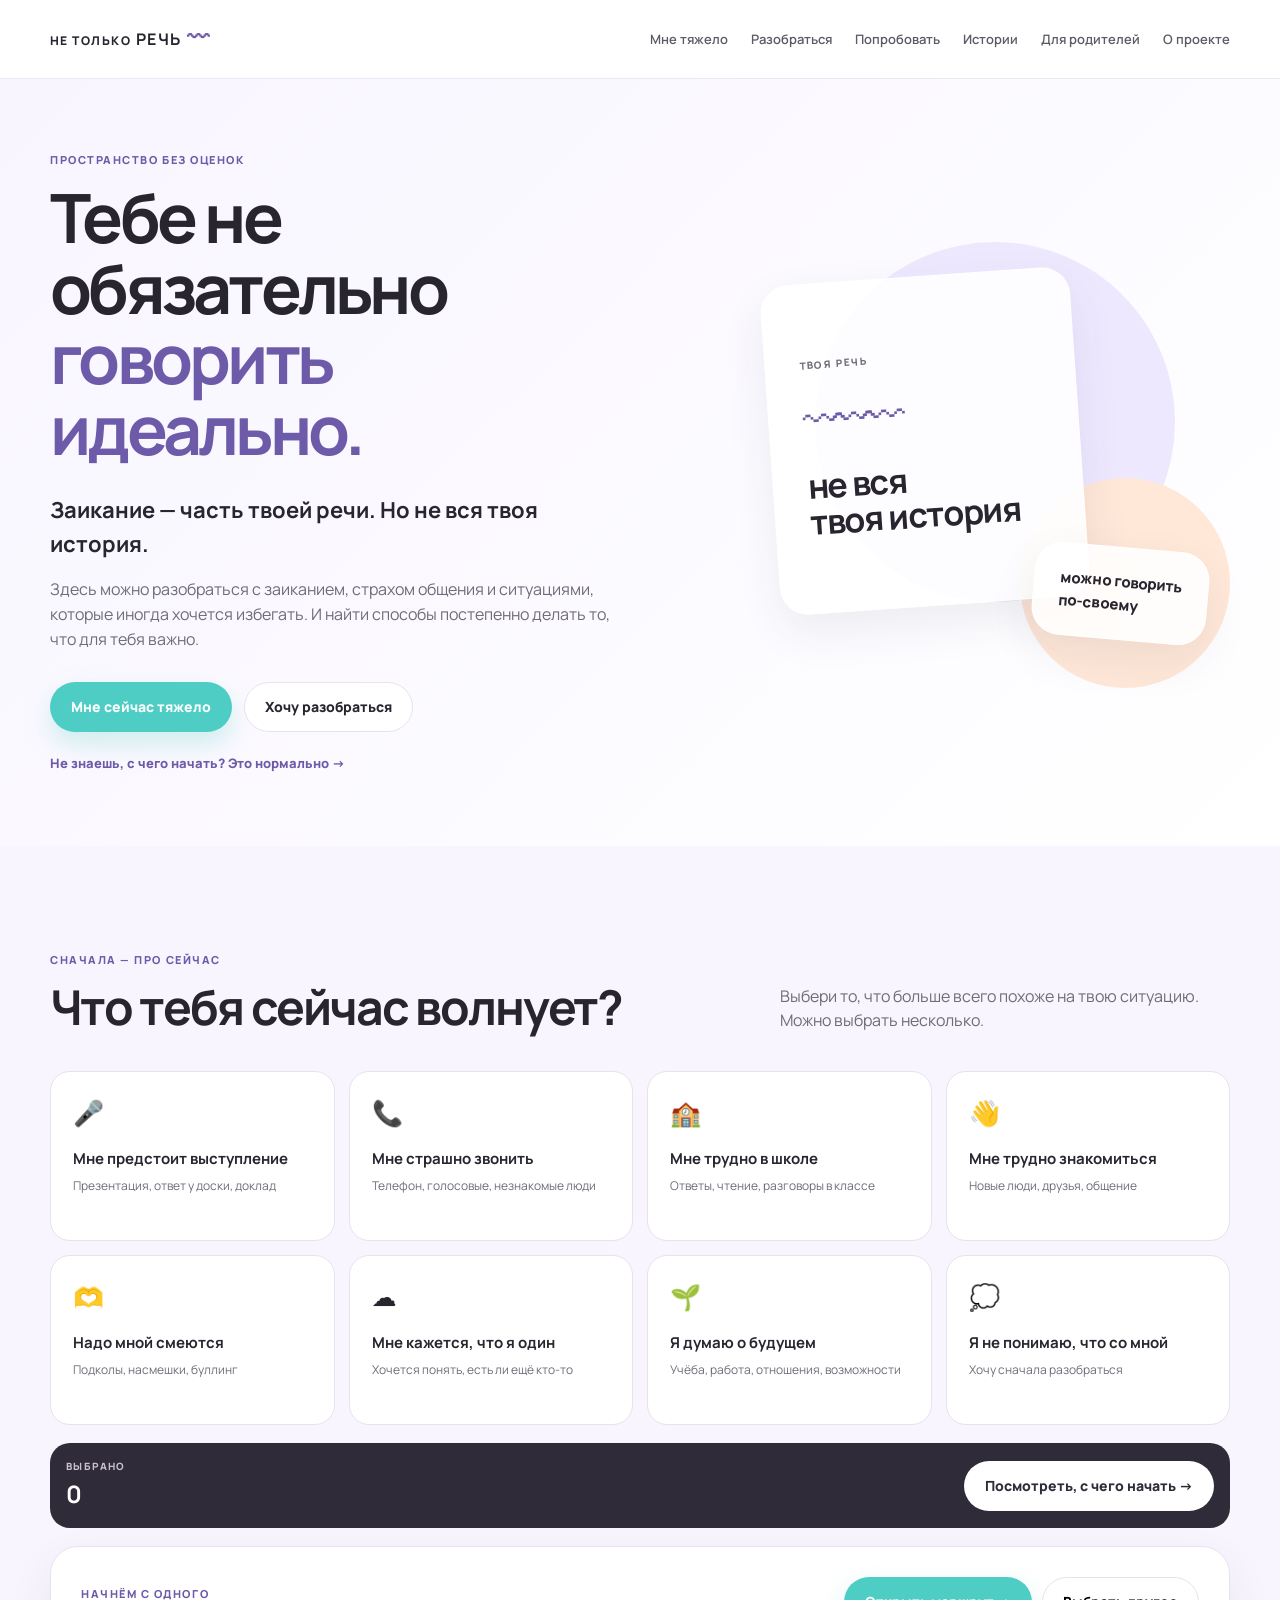
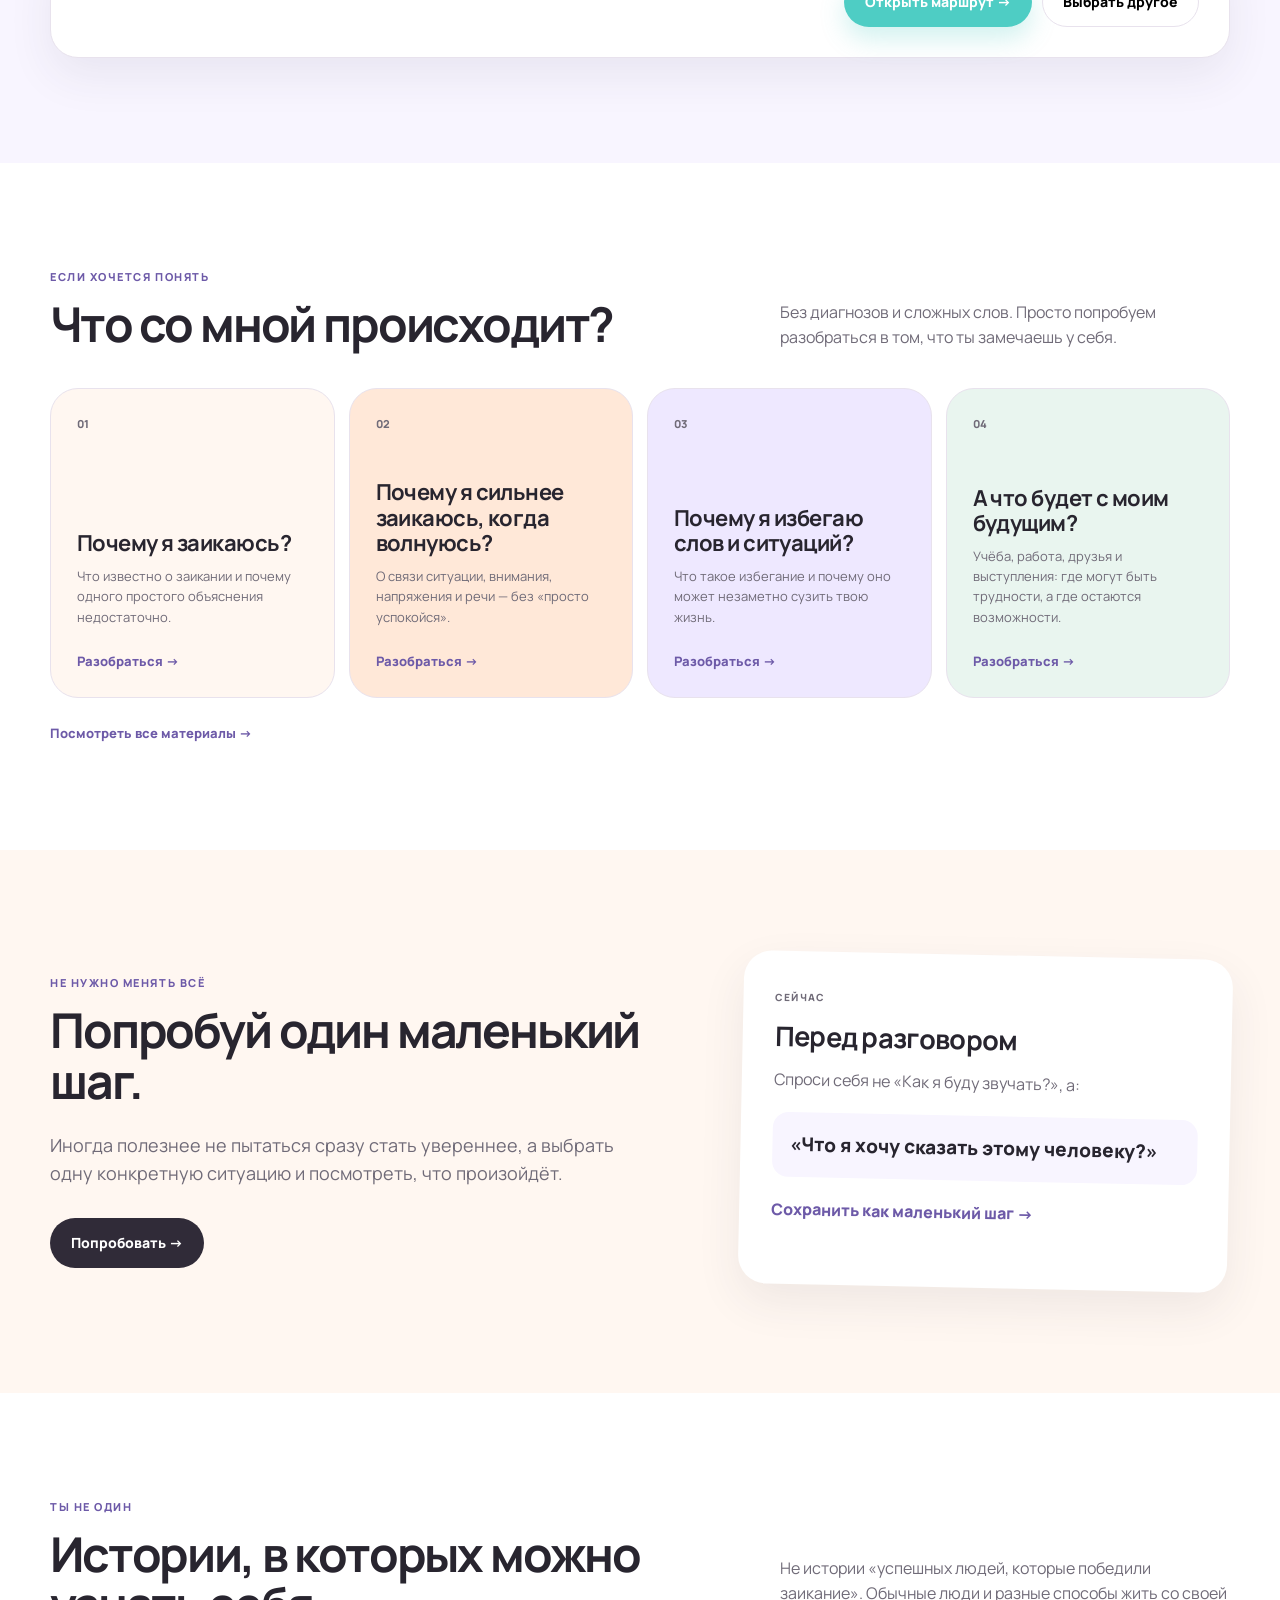
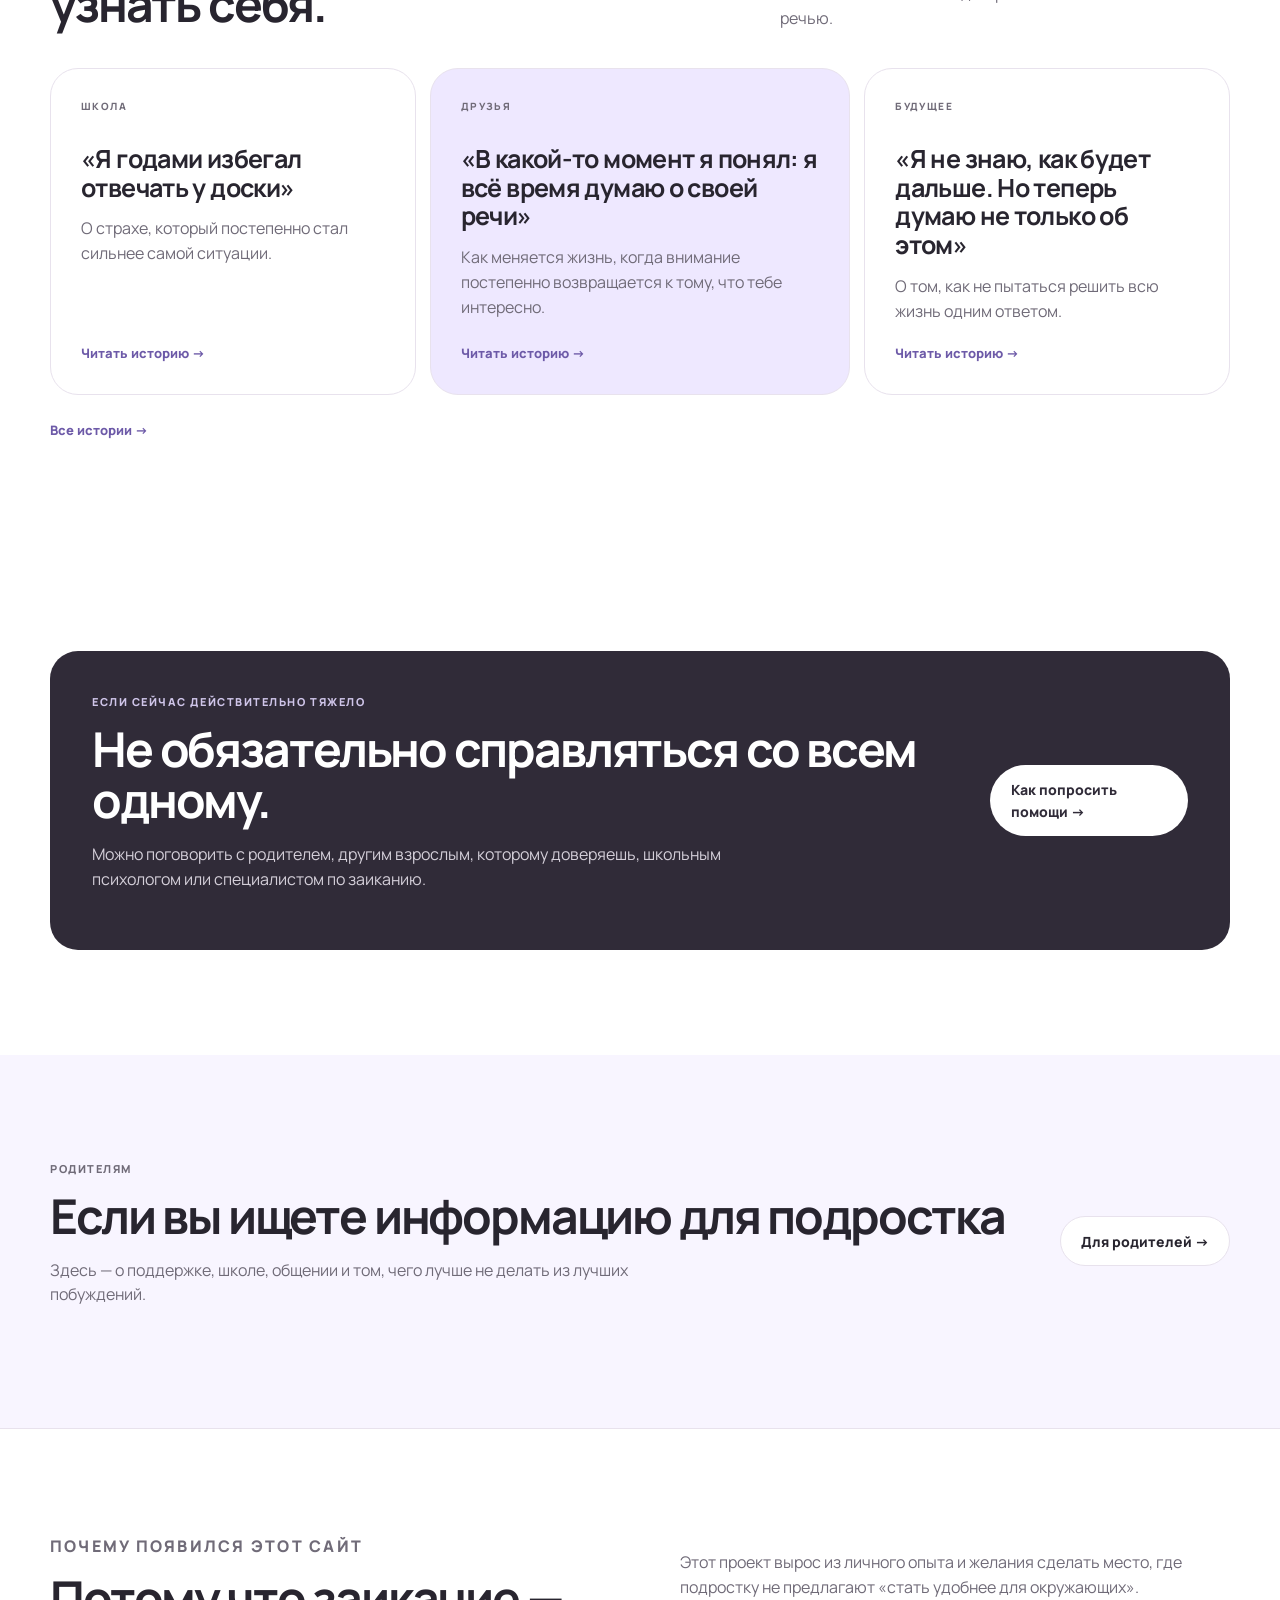
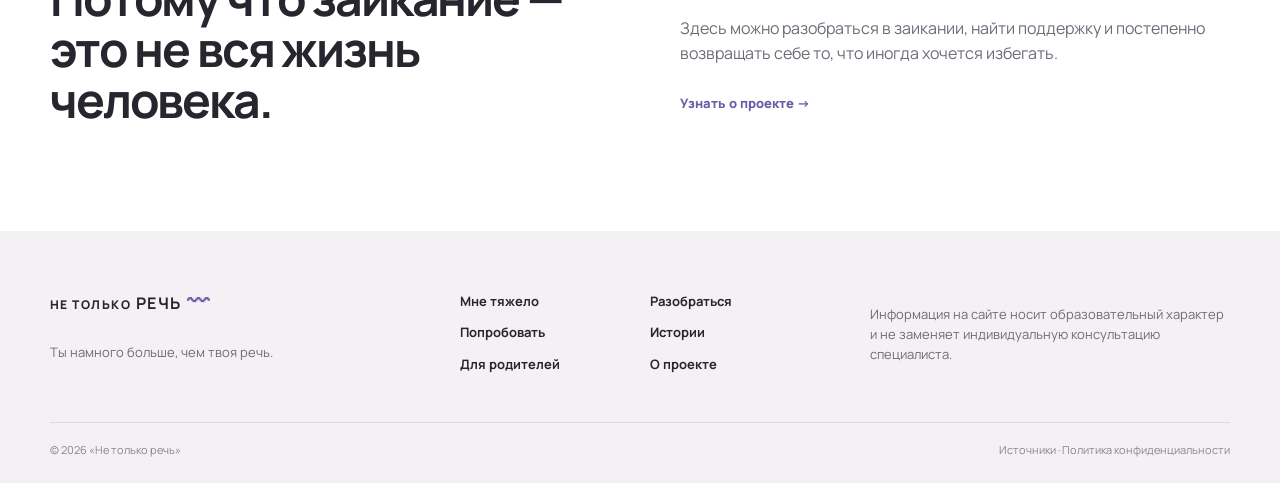
<file: index.html>
<!doctype html>
<html lang="ru">
<head>
  <meta charset="UTF-8" />
  <meta name="viewport" content="width=device-width, initial-scale=1.0" />
  <meta name="description" content="Не только речь — поддержка и практические материалы для подростков, которые заикаются." />
  <title>Не только речь</title>
  <link rel="preconnect" href="https://fonts.googleapis.com">
  <link rel="preconnect" href="https://fonts.gstatic.com" crossorigin>
  <link href="https://fonts.googleapis.com/css2?family=Manrope:wght@400;500;600;700;800&display=swap" rel="stylesheet">
  <link rel="stylesheet" href="styles.css" />
</head>
<body>
  <a class="skip-link" href="#main">Перейти к содержанию</a>

  <header class="site-header">
    <div class="container header-inner">
      <a class="logo" href="#top" aria-label="Не только речь — на главную">
        <span>НЕ ТОЛЬКО</span>
        <strong>РЕЧЬ</strong><i aria-hidden="true">〰</i>
      </a>

      <button class="menu-toggle" type="button" aria-expanded="false" aria-controls="main-nav">
        <span></span><span></span><span></span>
        <span class="sr-only">Открыть меню</span>
      </button>

      <nav id="main-nav" class="main-nav" aria-label="Основная навигация">
        <a href="difficult.html">Мне тяжело</a>
        <a href="#understand">Разобраться</a>
        <a href="#try">Попробовать</a>
        <a href="#stories">Истории</a>
        <a href="#parents">Для родителей</a>
        <a href="#about">О проекте</a>
      </nav>
    </div>
  </header>

  <main id="main">
    <section id="top" class="hero">
      <div class="container hero-grid">
        <div class="hero-copy">
          <p class="eyebrow">ПРОСТРАНСТВО БЕЗ ОЦЕНОК</p>
          <h1>Тебе не обязательно<br><span>говорить идеально.</span></h1>
          <p class="hero-lead">Заикание — часть твоей речи. Но не вся твоя история.</p>
          <p class="hero-text">Здесь можно разобраться с заиканием, страхом общения и ситуациями, которые иногда хочется избегать. И найти способы постепенно делать то, что для тебя важно.</p>

          <div class="hero-actions">
            <a class="btn btn-primary" href="difficult.html">Мне сейчас тяжело</a>
            <a class="btn btn-secondary" href="#understand">Хочу разобраться</a>
          </div>
          <a class="quiet-link" href="difficult.html">Не знаешь, с чего начать? Это нормально →</a>
        </div>

        <div class="hero-art" aria-hidden="true">
          <div class="blob blob-one"></div>
          <div class="blob blob-two"></div>
          <div class="hero-card hero-card-main">
            <span class="mini-label">ТВОЯ РЕЧЬ</span>
            <span class="wave">〰〰〰</span>
            <strong>не вся<br>твоя история</strong>
          </div>
          <div class="hero-card hero-card-note">можно говорить<br>по-своему</div>
        </div>
      </div>
    </section>

    <section id="difficult" class="section section-soft">
      <div class="container">
        <div class="section-heading">
          <div>
            <p class="eyebrow">СНАЧАЛА — ПРО СЕЙЧАС</p>
            <h2>Что тебя сейчас волнует?</h2>
          </div>
          <p>Выбери то, что больше всего похоже на твою ситуацию. Можно выбрать несколько.</p>
        </div>

        <div id="situation-grid" class="situation-grid">
          <button class="situation-card" data-id="presentation" type="button">
            <span class="card-icon">🎤</span><strong>Мне предстоит выступление</strong><span>Презентация, ответ у доски, доклад</span>
          </button>
          <button class="situation-card" data-id="phone" type="button">
            <span class="card-icon">📞</span><strong>Мне страшно звонить</strong><span>Телефон, голосовые, незнакомые люди</span>
          </button>
          <button class="situation-card" data-id="school" type="button">
            <span class="card-icon">🏫</span><strong>Мне трудно в школе</strong><span>Ответы, чтение, разговоры в классе</span>
          </button>
          <button class="situation-card" data-id="meeting" type="button">
            <span class="card-icon">👋</span><strong>Мне трудно знакомиться</strong><span>Новые люди, друзья, общение</span>
          </button>
          <button class="situation-card" data-id="bullying" type="button">
            <span class="card-icon">🫶</span><strong>Надо мной смеются</strong><span>Подколы, насмешки, буллинг</span>
          </button>
          <button class="situation-card" data-id="alone" type="button">
            <span class="card-icon">☁️</span><strong>Мне кажется, что я один</strong><span>Хочется понять, есть ли ещё кто-то</span>
          </button>
          <button class="situation-card" data-id="future" type="button">
            <span class="card-icon">🌱</span><strong>Я думаю о будущем</strong><span>Учёба, работа, отношения, возможности</span>
          </button>
          <button class="situation-card" data-id="understand-me" type="button">
            <span class="card-icon">💭</span><strong>Я не понимаю, что со мной</strong><span>Хочу сначала разобраться</span>
          </button>
        </div>

        <div id="situation-action" class="selection-action" hidden>
          <div>
            <span class="mini-label">ВЫБРАНО</span>
            <strong id="selection-count">0</strong>
          </div>
          <button class="btn btn-primary" id="start-situation" type="button">Посмотреть, с чего начать →</button>
        </div>

        <div id="recommendation" class="recommendation" hidden aria-live="polite">
          <div class="recommendation-copy">
            <p class="eyebrow">НАЧНЁМ С ОДНОГО</p>
            <h3 id="recommendation-title"></h3>
            <p id="recommendation-text"></p>
          </div>
          <div class="recommendation-actions">
            <a id="recommendation-link" class="btn btn-primary" href="presentation.html">Открыть маршрут →</a>
            <button id="choose-again" class="btn btn-secondary" type="button">Выбрать другое</button>
          </div>
        </div>
      </div>
    </section>

    <section id="understand" class="section">
      <div class="container">
        <div class="section-heading">
          <div>
            <p class="eyebrow">ЕСЛИ ХОЧЕТСЯ ПОНЯТЬ</p>
            <h2>Что со мной происходит?</h2>
          </div>
          <p>Без диагнозов и сложных слов. Просто попробуем разобраться в том, что ты замечаешь у себя.</p>
        </div>

        <div class="article-grid">
          <a class="article-card" href="#article-stuttering">
            <span class="article-number">01</span>
            <h3>Почему я заикаюсь?</h3>
            <p>Что известно о заикании и почему одного простого объяснения недостаточно.</p>
            <span class="text-link">Разобраться →</span>
          </a>
          <a class="article-card peach" href="#article-anxiety">
            <span class="article-number">02</span>
            <h3>Почему я сильнее заикаюсь, когда волнуюсь?</h3>
            <p>О связи ситуации, внимания, напряжения и речи — без «просто успокойся».</p>
            <span class="text-link">Разобраться →</span>
          </a>
          <a class="article-card lavender" href="#article-avoidance">
            <span class="article-number">03</span>
            <h3>Почему я избегаю слов и ситуаций?</h3>
            <p>Что такое избегание и почему оно может незаметно сузить твою жизнь.</p>
            <span class="text-link">Разобраться →</span>
          </a>
          <a class="article-card green" href="#article-future">
            <span class="article-number">04</span>
            <h3>А что будет с моим будущим?</h3>
            <p>Учёба, работа, друзья и выступления: где могут быть трудности, а где остаются возможности.</p>
            <span class="text-link">Разобраться →</span>
          </a>
        </div>
        <a class="section-more" href="#understand-all">Посмотреть все материалы →</a>
      </div>
    </section>

    <section id="try" class="section section-peach">
      <div class="container try-grid">
        <div>
          <p class="eyebrow">НЕ НУЖНО МЕНЯТЬ ВСЁ</p>
          <h2>Попробуй один маленький шаг.</h2>
          <p class="large-text">Иногда полезнее не пытаться сразу стать увереннее, а выбрать одну конкретную ситуацию и посмотреть, что произойдёт.</p>
          <a class="btn btn-dark" href="presentation.html">Попробовать →</a>
        </div>
        <div class="step-card">
          <span class="step-label">СЕЙЧАС</span>
          <h3>Перед разговором</h3>
          <p>Спроси себя не «Как я буду звучать?», а:</p>
          <div class="question">«Что я хочу сказать этому человеку?»</div>
          <button class="text-button" type="button" id="save-step">Сохранить как маленький шаг →</button>
          <span id="save-message" class="save-message" aria-live="polite"></span>
        </div>
      </div>
    </section>

    <section id="stories" class="section">
      <div class="container">
        <div class="section-heading">
          <div>
            <p class="eyebrow">ТЫ НЕ ОДИН</p>
            <h2>Истории, в которых можно узнать себя.</h2>
          </div>
          <p>Не истории «успешных людей, которые победили заикание». Обычные люди и разные способы жить со своей речью.</p>
        </div>

        <div class="story-grid">
          <article class="story-card">
            <span class="story-tag">ШКОЛА</span>
            <h3>«Я годами избегал отвечать у доски»</h3>
            <p>О страхе, который постепенно стал сильнее самой ситуации.</p>
            <a href="#story-1">Читать историю →</a>
          </article>
          <article class="story-card story-card-featured">
            <span class="story-tag">ДРУЗЬЯ</span>
            <h3>«В какой-то момент я понял: я всё время думаю о своей речи»</h3>
            <p>Как меняется жизнь, когда внимание постепенно возвращается к тому, что тебе интересно.</p>
            <a href="#story-2">Читать историю →</a>
          </article>
          <article class="story-card">
            <span class="story-tag">БУДУЩЕЕ</span>
            <h3>«Я не знаю, как будет дальше. Но теперь думаю не только об этом»</h3>
            <p>О том, как не пытаться решить всю жизнь одним ответом.</p>
            <a href="#story-3">Читать историю →</a>
          </article>
        </div>
        <a class="section-more" href="#all-stories">Все истории →</a>
      </div>
    </section>

    <section class="section help-section">
      <div class="container help-card">
        <div>
          <p class="eyebrow">ЕСЛИ СЕЙЧАС ДЕЙСТВИТЕЛЬНО ТЯЖЕЛО</p>
          <h2>Не обязательно справляться со всем одному.</h2>
          <p>Можно поговорить с родителем, другим взрослым, которому доверяешь, школьным психологом или специалистом по заиканию.</p>
        </div>
        <a class="btn btn-primary" href="#parents">Как попросить помощи →</a>
      </div>
    </section>

    <section id="parents" class="section section-soft">
      <div class="container parents-banner">
        <div>
          <p class="eyebrow">РОДИТЕЛЯМ</p>
          <h2>Если вы ищете информацию для подростка</h2>
          <p>Здесь — о поддержке, школе, общении и том, чего лучше не делать из лучших побуждений.</p>
        </div>
        <a class="btn btn-secondary" href="#parents-page">Для родителей →</a>
      </div>
    </section>

    <section id="about" class="section about-section">
      <div class="container about-grid">
        <div>
          <p class="eyebrow">ПОЧЕМУ ПОЯВИЛСЯ ЭТОТ САЙТ</p>
          <h2>Потому что заикание — это не вся жизнь человека.</h2>
        </div>
        <div>
          <p>Этот проект вырос из личного опыта и желания сделать место, где подростку не предлагают «стать удобнее для окружающих».</p>
          <p>Здесь можно разобраться в заикании, найти поддержку и постепенно возвращать себе то, что иногда хочется избегать.</p>
          <a class="text-link" href="#about-page">Узнать о проекте →</a>
        </div>
      </div>
    </section>

  </main>

  <footer class="site-footer">
    <div class="container footer-grid">
      <div>
        <a class="logo footer-logo" href="#top"><span>НЕ ТОЛЬКО</span><strong>РЕЧЬ</strong><i aria-hidden="true">〰</i></a>
        <p>Ты намного больше, чем твоя речь.</p>
      </div>
      <div class="footer-links">
        <a href="difficult.html">Мне тяжело</a>
        <a href="#understand">Разобраться</a>
        <a href="#try">Попробовать</a>
        <a href="#stories">Истории</a>
        <a href="#parents">Для родителей</a>
        <a href="#about">О проекте</a>
      </div>
      <div class="footer-note">
        <p>Информация на сайте носит образовательный характер и не заменяет индивидуальную консультацию специалиста.</p>
      </div>
    </div>
    <div class="container footer-bottom">
      <span>© 2026 «Не только речь»</span>
      <span>Источники · Политика конфиденциальности</span>
    </div>
  </footer>

  <script src="app.js"></script>
</body>
</html>
</file>
<file: styles.css>
/* styles.css */

:root {
  --lavender-50: #f8f5ff;
  --lavender-100: #eee8ff;
  --lavender-300: #d6c9ff;
  --lavender-700: #6d5aa8;
  --peach-50: #fff7f1;
  --peach-100: #ffe8d8;
  --peach-300: #ffc6a7;
  --accent-teal: #4ecdc4;
  --accent-teal-dark: #3dbdb5;
  --accent-coral: #ff6b6b;
  --ink: #28252f;
  --muted: #706b78;
  --white: #fff;
  --line: #e8e2ed;
  --dark: #302b38;
  --green-100: #e9f5ef;
  --green-700: #48745f;
  --radius-lg: 28px;
  --radius-md: 20px;
  --shadow: 0 18px 45px rgba(57, 45, 76, .08);
  --max: 1180px;
}

*, *::before, *::after { box-sizing: border-box; }
html { scroll-behavior: smooth; }
body {
  margin: 0;
  color: var(--ink);
  background: var(--white);
  font-family: "Manrope", system-ui, -apple-system, BlinkMacSystemFont, "Segoe UI", sans-serif;
  line-height: 1.55;
}
body.route-open { overflow: hidden; }
a { color: inherit; text-decoration: none; }
button, input { font: inherit; }
button { cursor: pointer; }

.sr-only { position: absolute; width: 1px; height: 1px; padding: 0; margin: -1px; overflow: hidden; clip: rect(0,0,0,0); white-space: nowrap; border: 0; }
.skip-link { position: fixed; left: 16px; top: -60px; z-index: 100; background: var(--dark); color: white; padding: 10px 14px; border-radius: 10px; }
.skip-link:focus { top: 12px; }

.container { width: min(var(--max), calc(100% - 40px)); margin: 0 auto; }

.site-header {
  position: sticky; top: 0; z-index: 20;
  background: rgba(255,255,255,.88);
  backdrop-filter: blur(14px);
  border-bottom: 1px solid rgba(232,226,237,.8);
}
.header-inner { min-height: 78px; display: flex; align-items: center; justify-content: space-between; gap: 28px; }
.logo { display: inline-flex; align-items: baseline; gap: 5px; font-size: 12px; letter-spacing: .12em; font-weight: 800; white-space: nowrap; }
.logo strong { font-size: 16px; letter-spacing: .08em; }
.logo i { font-style: normal; color: var(--lavender-700); font-size: 22px; line-height: 0; margin-left: 1px; }

.main-nav { display: flex; gap: 23px; align-items: center; }
.main-nav a { font-size: 13px; color: #5e5965; font-weight: 600; transition: color .2s; }
.main-nav a:hover, .main-nav a:focus-visible { color: var(--lavender-700); }
.menu-toggle { display: none; border: 0; background: transparent; padding: 8px; }
.menu-toggle span:not(.sr-only) { display: block; width: 24px; height: 2px; background: var(--dark); margin: 5px 0; }

.hero { background: linear-gradient(135deg, var(--lavender-50), #fff); overflow: hidden; }
.hero-grid { min-height: 690px; display: grid; grid-template-columns: 1.02fr .98fr; align-items: center; gap: 50px; padding: 72px 0; }
.eyebrow { margin: 0 0 14px; color: var(--lavender-700); font-size: 11px; letter-spacing: .14em; font-weight: 800; }
.hero h1 { font-size: clamp(42px, 6vw, 68px); line-height: 1.04; letter-spacing: -.055em; margin: 0; max-width: 760px; }
.hero h1 span { color: var(--lavender-700); }
.hero-lead { font-size: 22px; font-weight: 700; margin: 28px 0 10px; max-width: 620px; }
.hero-text { color: var(--muted); max-width: 610px; font-size: 16px; }
.hero-actions { display: flex; flex-wrap: wrap; gap: 12px; margin: 30px 0 18px; }

.btn { min-height: 50px; padding: 13px 20px; border-radius: 999px; border: 1px solid transparent; display: inline-flex; align-items: center; justify-content: center; gap: 8px; font-weight: 800; font-size: 14px; transition: transform .2s, box-shadow .2s, background .2s; }
.btn:hover { transform: translateY(-2px); }
.btn-primary { background: var(--accent-teal); color: white; box-shadow: 0 12px 24px rgba(78, 205, 196, .25); }
.btn-primary:hover { background: var(--accent-teal-dark); }
.btn-secondary { background: white; border-color: var(--line); }
.btn-dark { background: var(--dark); color: white; }

.quiet-link, .section-more, .text-link { color: var(--lavender-700); font-size: 13px; font-weight: 800; }

.hero-art { position: relative; min-height: 490px; }
.blob { position: absolute; border-radius: 50%; filter: blur(.2px); }
.blob-one { width: 360px; height: 360px; right: 10%; top: 5%; background: var(--lavender-100); }
.blob-two { width: 210px; height: 210px; right: 0; bottom: 4%; background: var(--peach-100); }
.hero-card { position: absolute; background: rgba(255,255,255,.88); box-shadow: var(--shadow); border: 1px solid rgba(255,255,255,.9); border-radius: 28px; }
.hero-card-main { width: 310px; min-height: 330px; left: 17%; top: 12%; padding: 34px; display: flex; flex-direction: column; justify-content: center; transform: rotate(-4deg); }
.mini-label, .step-label, .story-tag { font-size: 10px; font-weight: 800; letter-spacing: .14em; color: var(--muted); }
.wave { font-size: 42px; color: var(--lavender-700); letter-spacing: -12px; margin: 15px 0; }
.hero-card-main strong { font-size: 34px; line-height: 1.06; letter-spacing: -.04em; }
.hero-card-note { right: 4%; bottom: 14%; padding: 22px 25px; font-weight: 800; font-size: 15px; transform: rotate(5deg); }

.section { padding: 105px 0; }
.section-soft { background: var(--lavender-50); }
.section-peach { background: var(--peach-50); }
.section-heading { display: flex; justify-content: space-between; gap: 50px; align-items: end; margin-bottom: 38px; }
.section-heading > p { max-width: 450px; color: var(--muted); margin: 0; }
h2 { margin: 0; font-size: clamp(30px, 4.3vw, 48px); line-height: 1.06; letter-spacing: -.045em; }
h3 { margin: 0; line-height: 1.15; letter-spacing: -.025em; }

.situation-grid { display: grid; grid-template-columns: repeat(4, 1fr); gap: 14px; }
.situation-card {
  text-align: left; min-height: 170px; padding: 22px; border: 1px solid var(--line); border-radius: var(--radius-md);
  background: white; color: var(--ink); display: flex; flex-direction: column; align-items: flex-start; gap: 7px;
  transition: transform .2s, border-color .2s, box-shadow .2s;
}
.situation-card:hover { transform: translateY(-3px); box-shadow: var(--shadow); }
.situation-card.selected { border-color: var(--lavender-700); box-shadow: 0 0 0 3px rgba(109,90,168,.11); background: #fbf9ff; }
.situation-card .card-icon { font-size: 25px; margin-bottom: 7px; }
.situation-card strong { font-size: 15px; }
.situation-card span:last-child { color: var(--muted); font-size: 12px; }

.selection-action {
  margin-top: 18px; padding: 16px; background: var(--dark); color: white; border-radius: var(--radius-md);
  display: flex; justify-content: space-between; align-items: center; gap: 20px;
}
.selection-action .mini-label { color: #c8c0d2; display: block; }
.selection-action strong { font-size: 24px; }
.selection-action .btn-primary { background: white; color: var(--dark); box-shadow: none; }

.recommendation { margin-top: 18px; background: white; border: 1px solid var(--line); border-radius: var(--radius-lg); padding: 30px; display: flex; justify-content: space-between; gap: 30px; align-items: center; box-shadow: var(--shadow); }
.recommendation h3 { font-size: 28px; }
.recommendation-copy p:last-child { color: var(--muted); max-width: 650px; margin-bottom: 0; }
.recommendation-actions { display: flex; flex-wrap: wrap; gap: 10px; flex: 0 0 auto; }

.article-grid { display: grid; grid-template-columns: repeat(4, 1fr); gap: 14px; }
.article-card { min-height: 310px; padding: 26px; border: 1px solid var(--line); border-radius: var(--radius-lg); background: var(--peach-50); display: flex; flex-direction: column; }
.article-card.peach { background: var(--peach-100); }
.article-card.lavender { background: var(--lavender-100); }
.article-card.green { background: var(--green-100); }
.article-number { font-size: 11px; font-weight: 800; color: var(--muted); margin-bottom: auto; }
.article-card h3 { font-size: 22px; margin: 20px 0 10px; }
.article-card p { color: var(--muted); font-size: 13px; margin: 0 0 24px; }
.section-more { display: inline-block; margin-top: 25px; }

.try-grid { display: grid; grid-template-columns: 1fr .8fr; gap: 80px; align-items: center; }
.large-text { font-size: 18px; color: var(--muted); max-width: 600px; margin: 25px 0 30px; }
.step-card { background: white; border-radius: var(--radius-lg); padding: 32px; box-shadow: var(--shadow); transform: rotate(1.2deg); }
.step-card h3 { font-size: 27px; margin: 12px 0 10px; }
.step-card p { color: var(--muted); }

.question { background: var(--lavender-50); border-radius: 16px; padding: 18px; font-size: 19px; font-weight: 800; margin: 20px 0; }
.text-button { background: none; border: 0; padding: 0; color: var(--lavender-700); font-weight: 800; }
.save-message { display: block; color: var(--green-700); font-size: 12px; margin-top: 12px; min-height: 18px; }

.story-grid { display: grid; grid-template-columns: 1fr 1.15fr 1fr; gap: 14px; }
.story-card { border: 1px solid var(--line); border-radius: var(--radius-lg); padding: 30px; min-height: 300px; display: flex; flex-direction: column; background: white; }
.story-card-featured { background: var(--lavender-100); }
.story-card h3 { font-size: 25px; margin: 30px 0 14px; }
.story-card p { color: var(--muted); margin: 0 0 20px; }
.story-card a { margin-top: auto; color: var(--lavender-700); font-size: 13px; font-weight: 800; }

.help-section { background: white; }
.help-card { padding: 42px; border-radius: var(--radius-lg); background: var(--dark); color: white; display: flex; justify-content: space-between; align-items: center; gap: 40px; }
.help-card .eyebrow { color: #cfc5e9; }
.help-card p { color: #d4cfd9; max-width: 650px; }
.help-card .btn-primary { background: white; color: var(--dark); box-shadow: none; }

.parents-banner { display: flex; justify-content: space-between; align-items: center; gap: 40px; }
.parents-banner p { color: var(--muted); max-width: 620px; }

.about-section { border-top: 1px solid var(--line); }
.about-grid { display: grid; grid-template-columns: 1fr 1fr; gap: 80px; }
.about-grid p { color: var(--muted); font-size: 16px; }
.about-grid .text-link { display: inline-block; margin-top: 12px; }

.site-footer { background: #f4f1f5; padding: 60px 0 25px; }
.footer-grid { display: grid; grid-template-columns: 1fr 1fr 1fr; gap: 50px; }
.footer-logo { margin-bottom: 14px; }
.footer-grid p { color: var(--muted); font-size: 13px; }
.footer-links { display: grid; grid-template-columns: 1fr 1fr; gap: 8px 20px; }
.footer-links a { font-size: 13px; font-weight: 700; }
.footer-bottom { border-top: 1px solid #ddd7df; margin-top: 45px; padding-top: 18px; display: flex; justify-content: space-between; gap: 20px; color: #8a848e; font-size: 11px; }

.route-section {
  position: fixed; inset: 0; z-index: 50; display: none; padding: 22px;
  background: rgba(42,37,48,.45); backdrop-filter: blur(8px);
  overflow-y: auto;
}
.route-section.open { display: grid; place-items: center; }
.route-card { position: relative; width: min(760px, 100%); background: white; border-radius: 30px; padding: 38px; box-shadow: 0 30px 90px rgba(35,27,45,.25); min-height: 520px; }
.route-close { position: absolute; right: 18px; top: 16px; border: 0; background: #f4f1f5; width: 38px; height: 38px; border-radius: 50%; font-size: 24px; line-height: 1; }
.route-progress { height: 5px; background: #eee9f0; border-radius: 99px; overflow: hidden; margin-bottom: 35px; }
.route-progress span { display: block; height: 100%; width: 25%; background: var(--lavender-700); transition: width .3s; }
.route-content h2 { font-size: clamp(34px, 5vw, 50px); margin-bottom: 16px; }
.route-content p { color: var(--muted); max-width: 620px; }
.route-input { width: 100%; min-height: 130px; resize: vertical; border: 1px solid var(--line); border-radius: 18px; padding: 16px; outline: none; margin-top: 15px; }
.route-input:focus { border-color: var(--lavender-700); box-shadow: 0 0 0 4px rgba(109,90,168,.10); }
.route-actions { margin-top: 25px; display: flex; justify-content: space-between; gap: 10px; align-items: center; }
.route-options { display: grid; gap: 10px; margin-top: 22px; }
.route-option { border: 1px solid var(--line); border-radius: 16px; padding: 16px; text-align: left; background: white; display: flex; gap: 12px; align-items: flex-start; }
.route-option.selected { border-color: var(--lavender-700); background: var(--lavender-50); }
.route-option strong { display: block; }
.route-option small { display: block; color: var(--muted); margin-top: 3px; }
.route-option input { margin-top: 4px; accent-color: var(--lavender-700); }
.route-summary { background: var(--lavender-50); border-radius: 20px; padding: 22px; margin-top: 25px; }
.route-summary dl { margin: 0; }
.route-summary dt { font-size: 10px; color: var(--muted); letter-spacing: .13em; font-weight: 800; margin-top: 13px; }
.route-summary dd { margin: 4px 0 0; font-weight: 700; }
.route-note { margin-top: 20px; font-size: 13px; color: var(--muted); }

/* --- Адаптивность --- */

@media (max-width: 1000px) {
  .main-nav { gap: 13px; }
  .main-nav a { font-size: 12px; }
  .situation-grid, .article-grid { grid-template-columns: repeat(2, 1fr); }
  .story-grid { grid-template-columns: 1fr; }
  .story-card { min-height: 240px; }
}

@media (max-width: 760px) {
  .container { width: min(var(--max), calc(100% - 28px)); }
  
  /* Хедер */
  .header-inner { min-height: 60px; }
  .menu-toggle { display: block; }
  .main-nav {
    position: absolute; left: 14px; right: 14px; top: 64px; display: none; flex-direction: column; align-items: stretch;
    background: white; padding: 12px; border: 1px solid var(--line); border-radius: 18px; box-shadow: var(--shadow);
  }
  .main-nav.open { display: flex; }
  .main-nav a { padding: 12px; font-size: 14px; }

  /* Hero */
  .hero-grid { grid-template-columns: 1fr; padding: 40px 0 50px; min-height: auto; gap: 30px; }
  .hero h1 { font-size: clamp(32px, 9vw, 48px); }
  .hero-lead { font-size: 17px; margin: 20px 0 8px; }
  .hero-art { min-height: 340px; }
  .hero-card-main { width: 245px; min-height: 270px; left: 7%; top: 8%; padding: 27px; transform: none !important; }
  .hero-card-main strong { font-size: 28px; }
  .hero-card-note { right: 1%; bottom: 8%; transform: none !important; }

  /* Секции */
  .section { padding: 50px 0; }
  h2 { font-size: clamp(26px, 6vw, 36px); }
  .section-heading { display: block; }
  .section-heading > p { margin-top: 18px; }
  
  .situation-grid, .article-grid { grid-template-columns: 1fr; }

  /* КОМПАКТНЫЕ КАРТОЧКИ СИТУАЦИЙ (ГОРИЗОНТАЛЬНЫЕ) */
  .situation-card { 
    min-height: auto; 
    padding: 16px; 
    flex-direction: row; 
    align-items: center; 
    gap: 14px; 
  }
  .situation-card .card-icon { 
    font-size: 28px; 
    margin-bottom: 0; 
    flex-shrink: 0; 
    line-height: 1; 
  }
  .situation-card strong { 
    font-size: 15px; 
    display: block; 
    margin-bottom: 2px; 
  }
  .situation-card span:last-child { 
    font-size: 12px; 
    line-height: 1.3; 
    display: block; 
  }

  /* Блочные элементы */
  .selection-action, .recommendation, .help-card, .parents-banner, .about-grid, .try-grid { display: block; }
  .selection-action .btn, .recommendation-actions .btn, .help-card .btn, .parents-banner .btn { width: 100%; margin-top: 14px; }
  .recommendation-actions { margin-top: 20px; }
  .try-grid { gap: 35px; }
  
  .step-card { margin-top: 30px; transform: none !important; padding: 24px; }
  
  .article-card, .story-card { min-height: auto; padding: 20px; }
  
  .footer-grid { grid-template-columns: 1fr; gap: 30px; }
  .footer-bottom { display: block; }
  .footer-bottom span { display: block; margin-top: 8px; }
  
  .route-section { padding: 10px; }
  .route-card { border-radius: 22px; padding: 28px 20px; min-height: 90vh; }
  .route-actions { flex-direction: column-reverse; align-items: stretch; }
  .route-actions .btn { width: 100%; }
  
  .btn, .text-button, .quiet-link { min-height: 44px; }
}

@media (prefers-reduced-motion: reduce) {
  html { scroll-behavior: auto; }
  *, *::before, *::after { transition: none !important; animation: none !important; }
}
</file>
